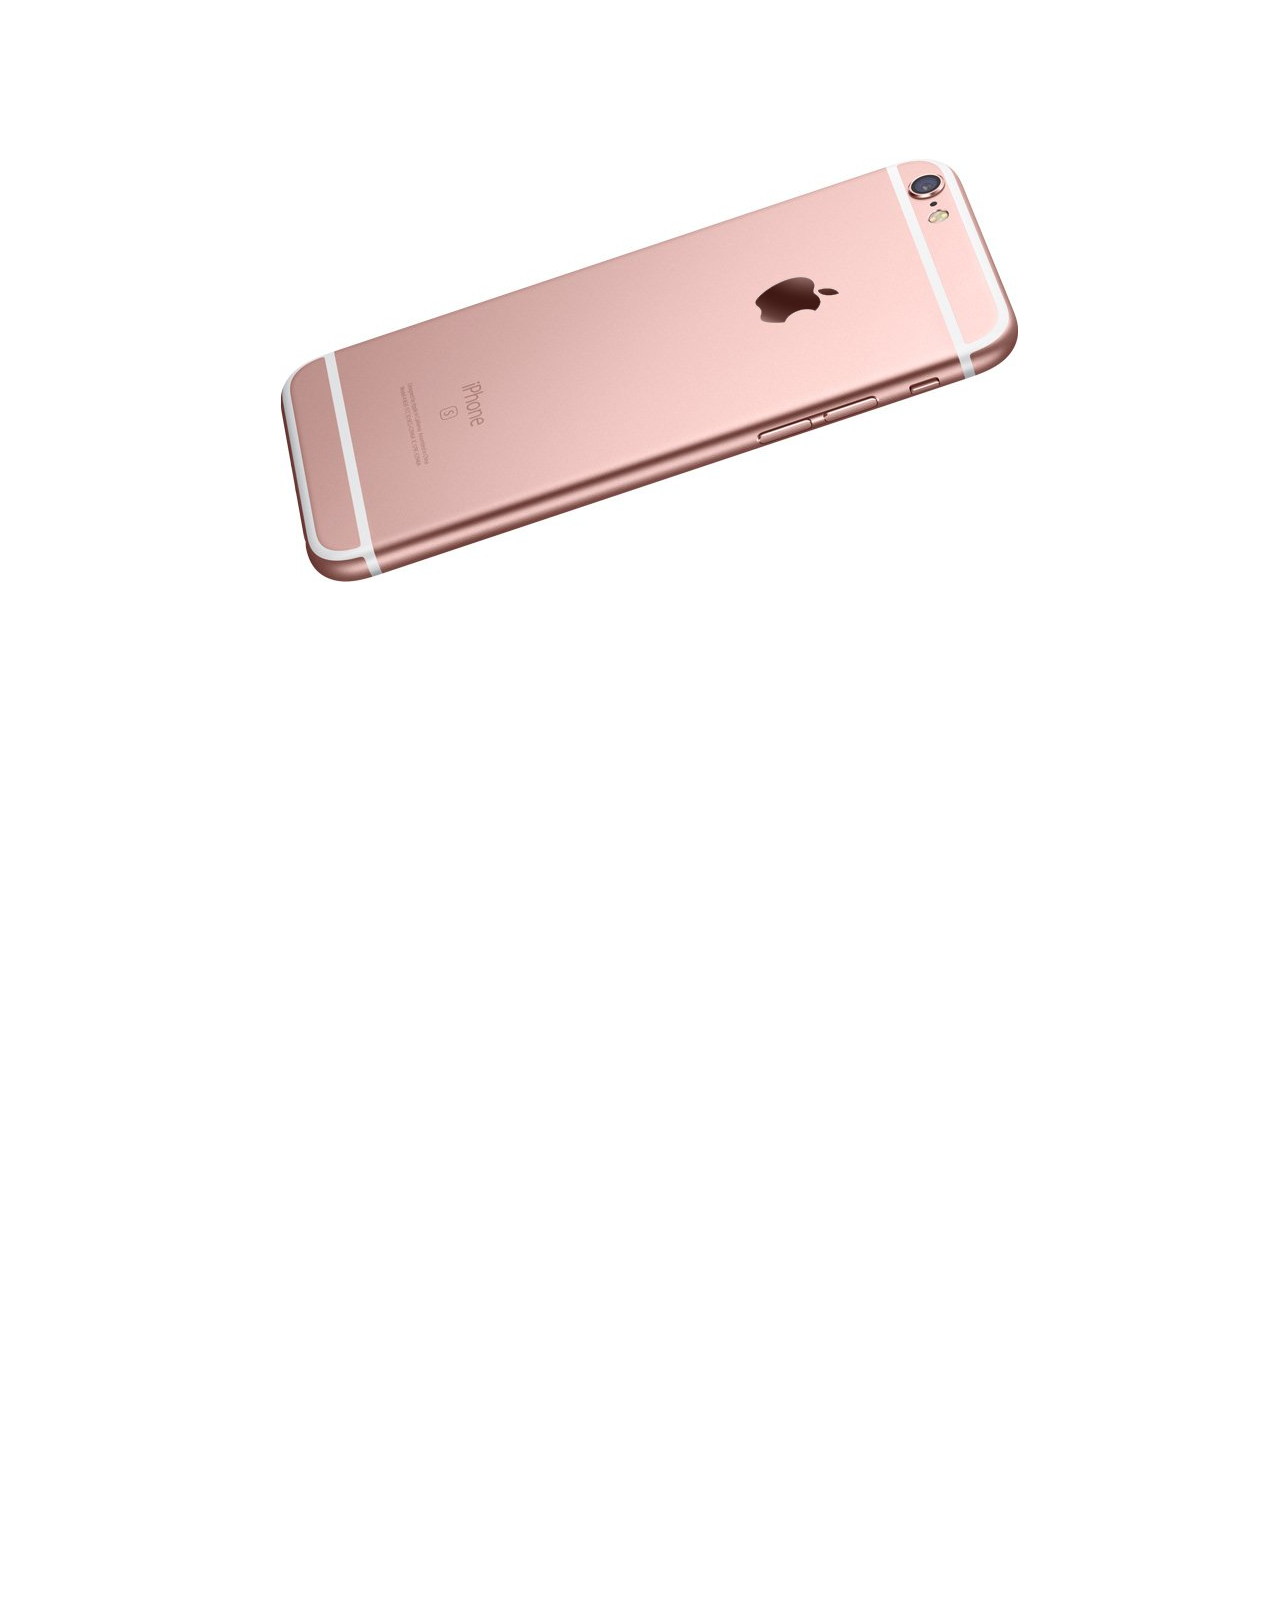
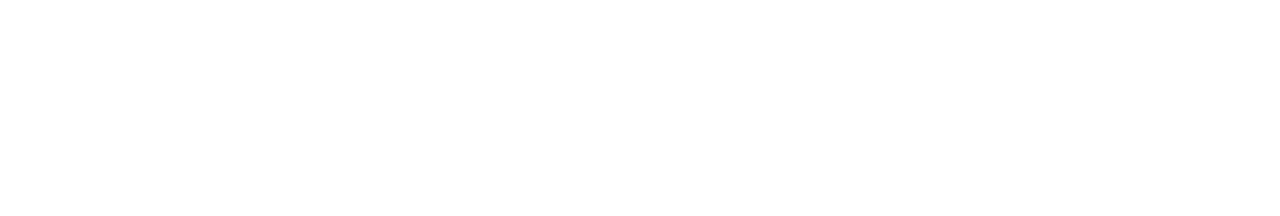
<file: paralax/index.html>
<!DOCTYPE html>
<html lang="en">
<head>
  <meta charset="UTF-8">
  <title>Especial 1 - Parallax</title>
  <style>
    .container {
      height: 200vh;
      width: 800px;
      margin: 0 auto;
      text-align: center;
    }
    .iphone {
      display: inline-block;
      margin-top: 150px;
      position: relative;
      transition: .1s;
    }
    .shape {
      background-image: url(shape.jpg);
      width: 128px;
      height: 128px;
      position: absolute;
      top: 75px;
      right: 161px;
      background-position: -54px;
      -webkit-mask-image: url(apple-mask.png);
      mask-image: url(apple-mask.png);
    }
  </style>
</head>
<body>
  <section class="container">
    <figure class="iphone" id="iphone">
      <img src="iphone.jpg" alt="">
      <div class="shape" id="mask"></div>
    </figure>
  </section>
  <script>
    const $iphone = document.getElementById('iphone');
    const $mask = document.getElementById('mask');
    window.addEventListener('scroll', function(e){
      console.log(window.scrollY);
      // $iphone.style.marginTop = window.scrollY + 'px';
      var position = 54 + window.scrollY;
      $mask.style.backgroundPosition = '-'+ position + 'px';
      $iphone.style.transform = 'rotate(-'+ position*0.02 +'deg)';
    });
  </script>
</body>
</html>
</file>
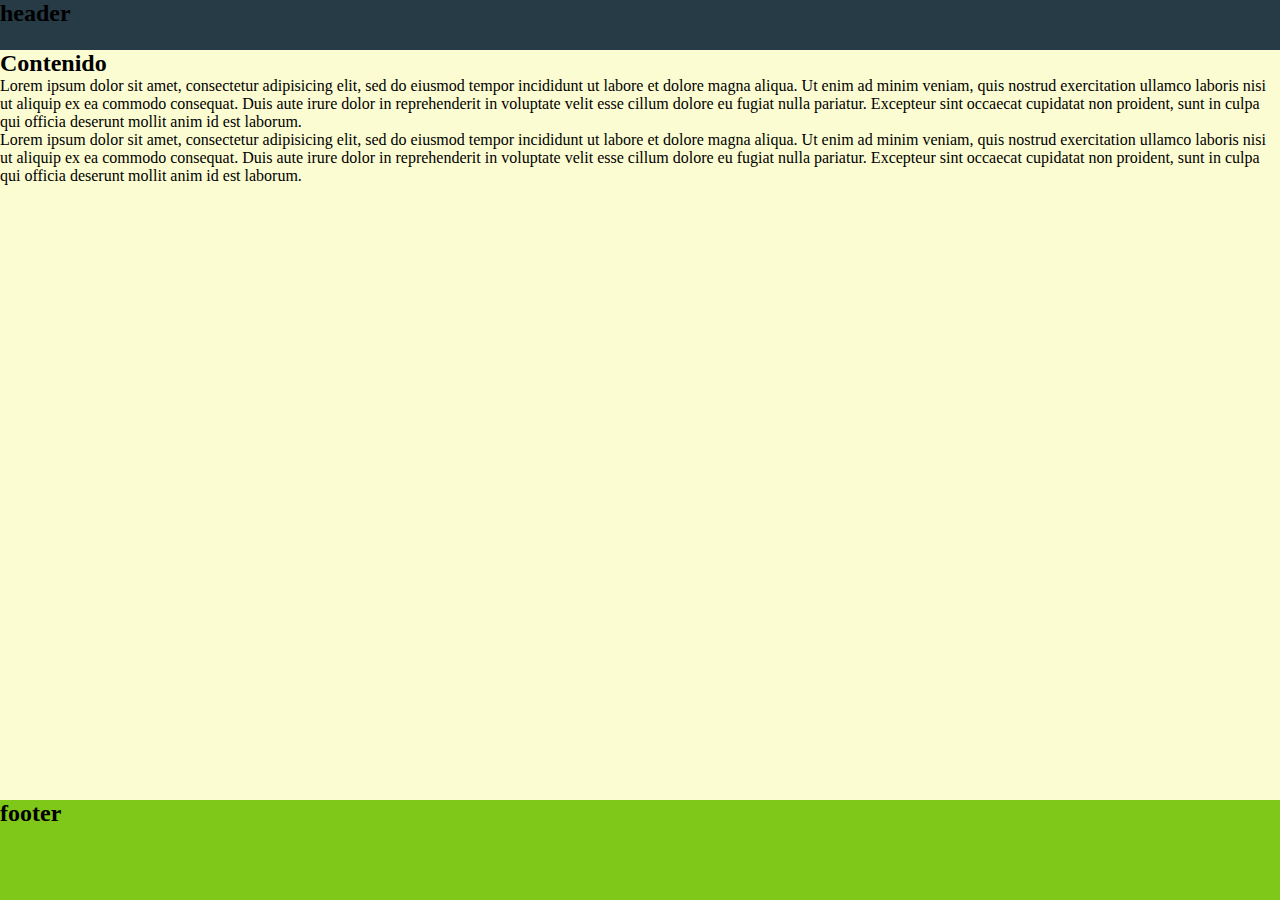
<file: Reto2/index.html>
<!DOCTYPE html>
<html>
  <head>
    <meta charset="utf-8">
    <title>Reto 2 -- Desarrollo Web --  "Sticky footer"</title>
    <link rel="stylesheet" href="css/estilos.css">
  </head>
  <body id="body">
    <header id="headder">
      <h2>header</h2>
    </header>
    <section id="contenido">
      <h2>Contenido</h2>
      <p>Lorem ipsum dolor sit amet, consectetur adipisicing elit, sed do eiusmod tempor incididunt ut labore et dolore magna aliqua. Ut enim ad minim veniam, quis nostrud exercitation ullamco laboris nisi ut aliquip ex ea commodo consequat. Duis aute irure dolor in reprehenderit in voluptate velit esse cillum dolore eu fugiat nulla pariatur. Excepteur sint occaecat cupidatat non proident, sunt in culpa qui officia deserunt mollit anim id est laborum.</p>
      <p>Lorem ipsum dolor sit amet, consectetur adipisicing elit, sed do eiusmod tempor incididunt ut labore et dolore magna aliqua. Ut enim ad minim veniam, quis nostrud exercitation ullamco laboris nisi ut aliquip ex ea commodo consequat. Duis aute irure dolor in reprehenderit in voluptate velit esse cillum dolore eu fugiat nulla pariatur. Excepteur sint occaecat cupidatat non proident, sunt in culpa qui officia deserunt mollit anim id est laborum.</p>
    </section>
    <footer id="footer">
      <h2>footer</h2>
    </footer>
    <!-- <script type="text/javascript">
      var $contenido=document.getElementById("Contenido")
      var $header=document.getElementById("header")
      var $footer=document.getElementById("footer")
      var $body=document.getElementById("body")

      $alto = $body.offsetHeight - ($footer.offsetHeight + $header.offsetHeight);
      $contenido.style.minHeight = alto + "px";
    </script> -->
  </body>
</html>
</file>
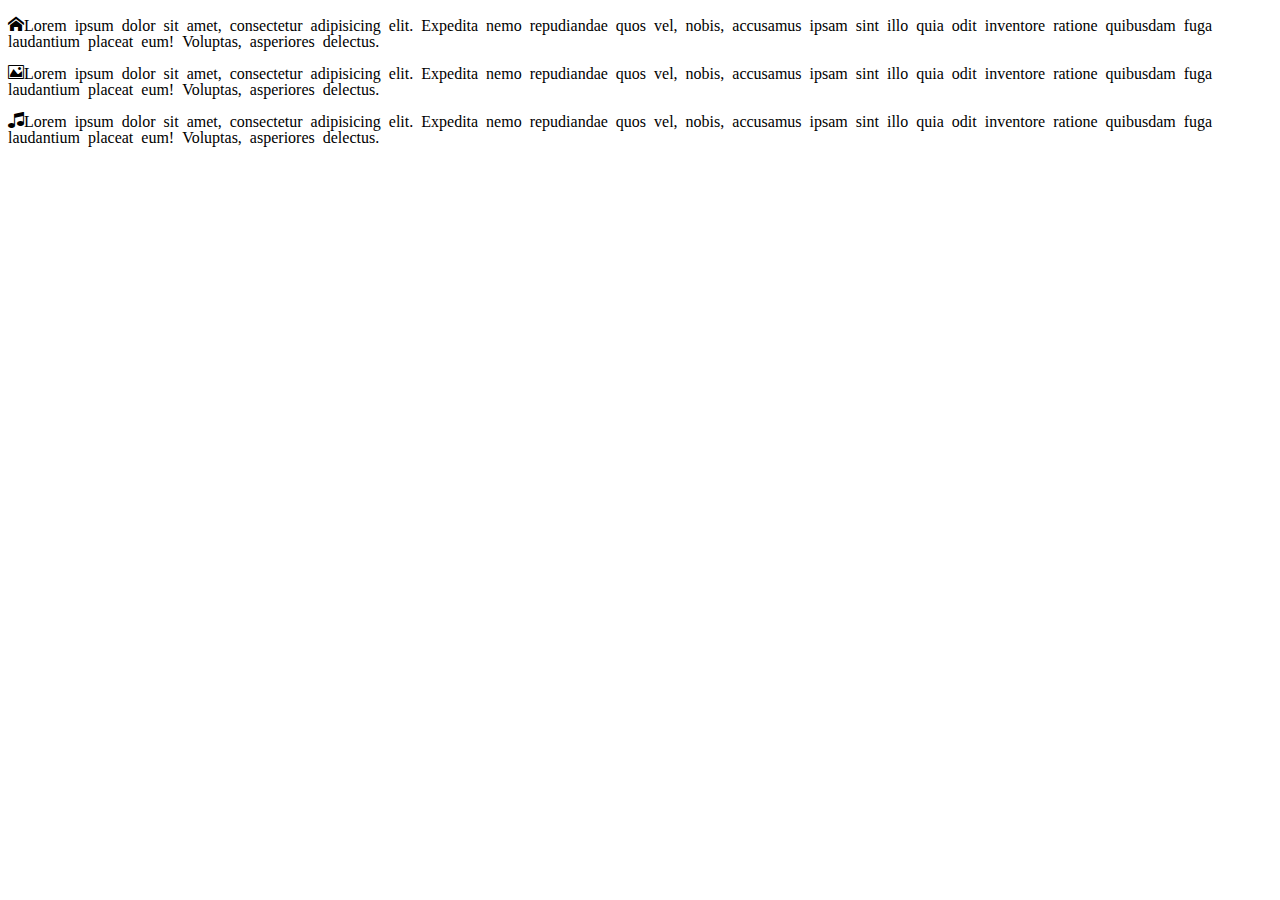
<file: desarrollo-web-online-master/icon-fonts/index.html>
<!DOCTYPE html>
<html lang="en">
<head>
  <meta charset="UTF-8">
  <title>Icon Fonts</title>
  <link rel="stylesheet" href="css/icons.css"/>
</head>
<body>
  <p class="icon-home">Lorem ipsum dolor sit amet, consectetur adipisicing elit. Expedita nemo repudiandae quos vel, nobis, accusamus ipsam sint illo quia odit inventore ratione quibusdam fuga laudantium placeat eum! Voluptas, asperiores delectus.</p>
  <p class="icon-image">Lorem ipsum dolor sit amet, consectetur adipisicing elit. Expedita nemo repudiandae quos vel, nobis, accusamus ipsam sint illo quia odit inventore ratione quibusdam fuga laudantium placeat eum! Voluptas, asperiores delectus.</p>
  <p class="icon-music">Lorem ipsum dolor sit amet, consectetur adipisicing elit. Expedita nemo repudiandae quos vel, nobis, accusamus ipsam sint illo quia odit inventore ratione quibusdam fuga laudantium placeat eum! Voluptas, asperiores delectus.</p>
</body>
</html>
</file>
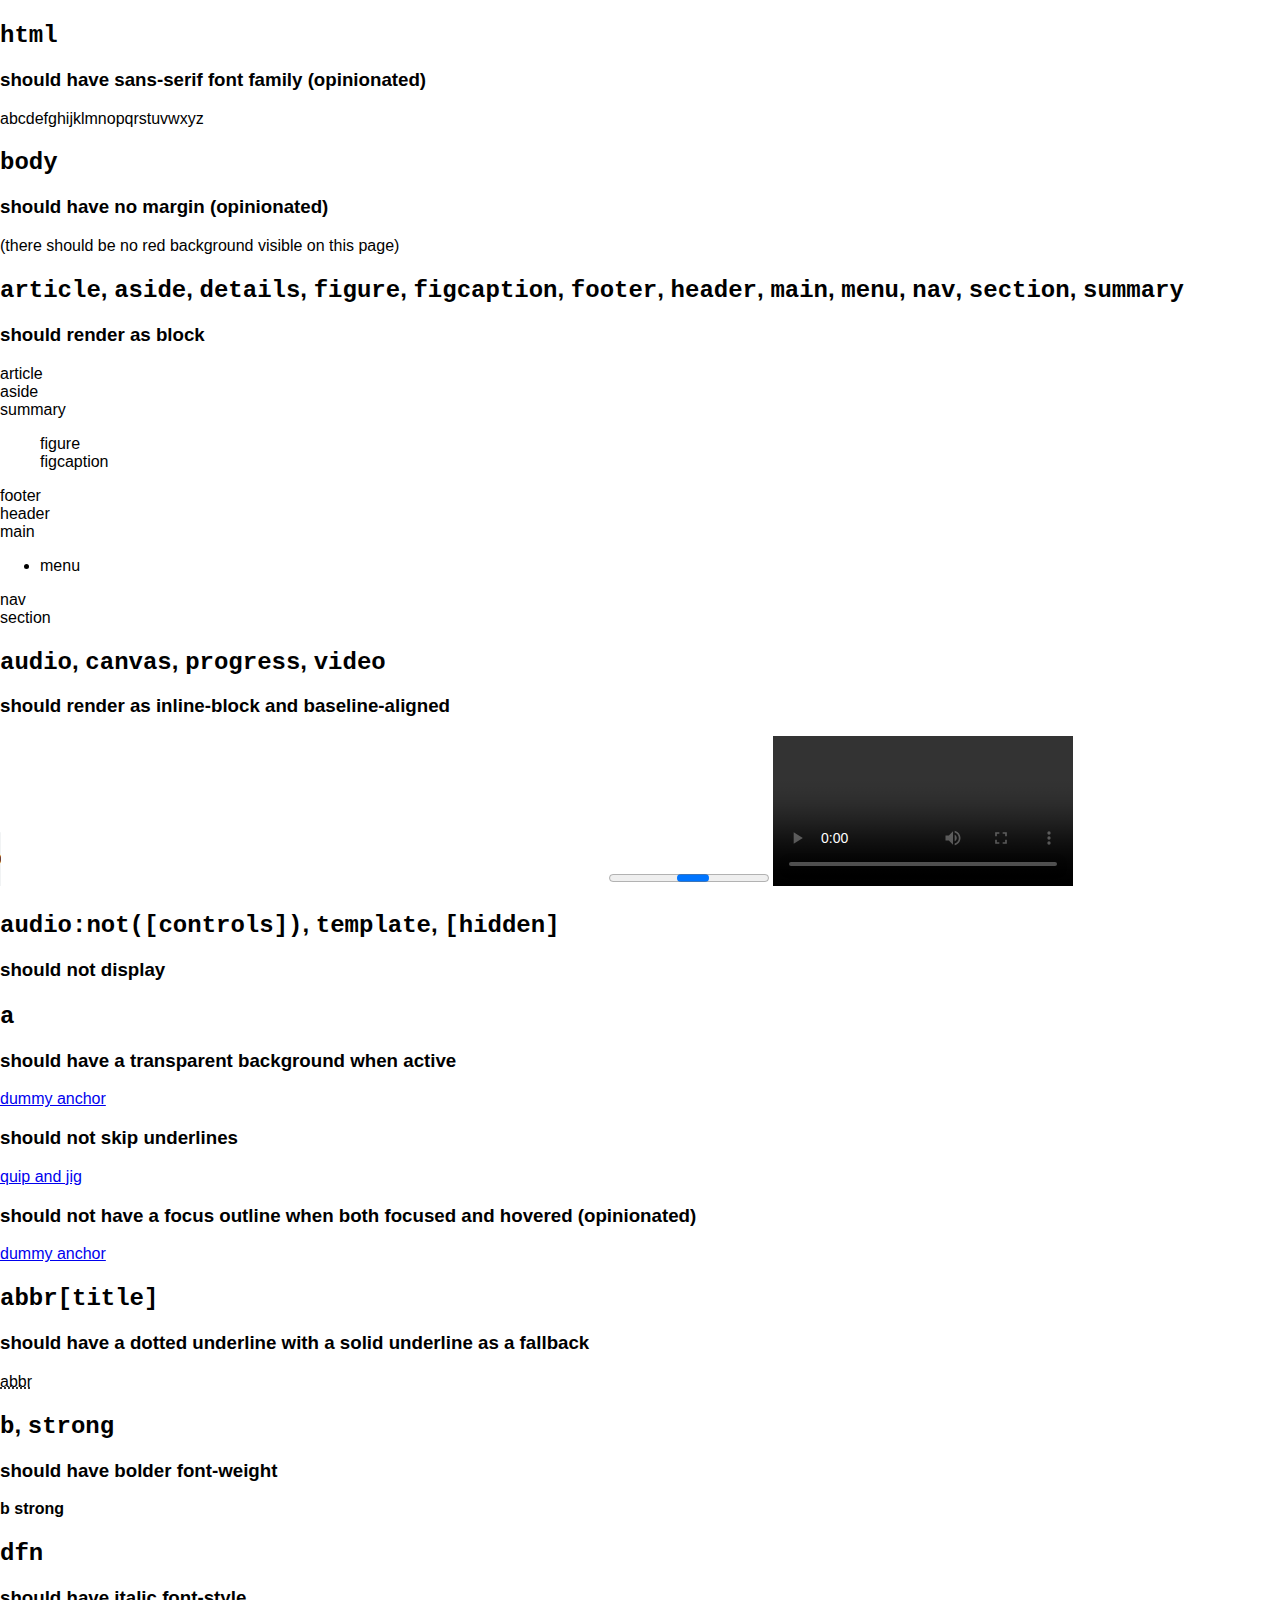
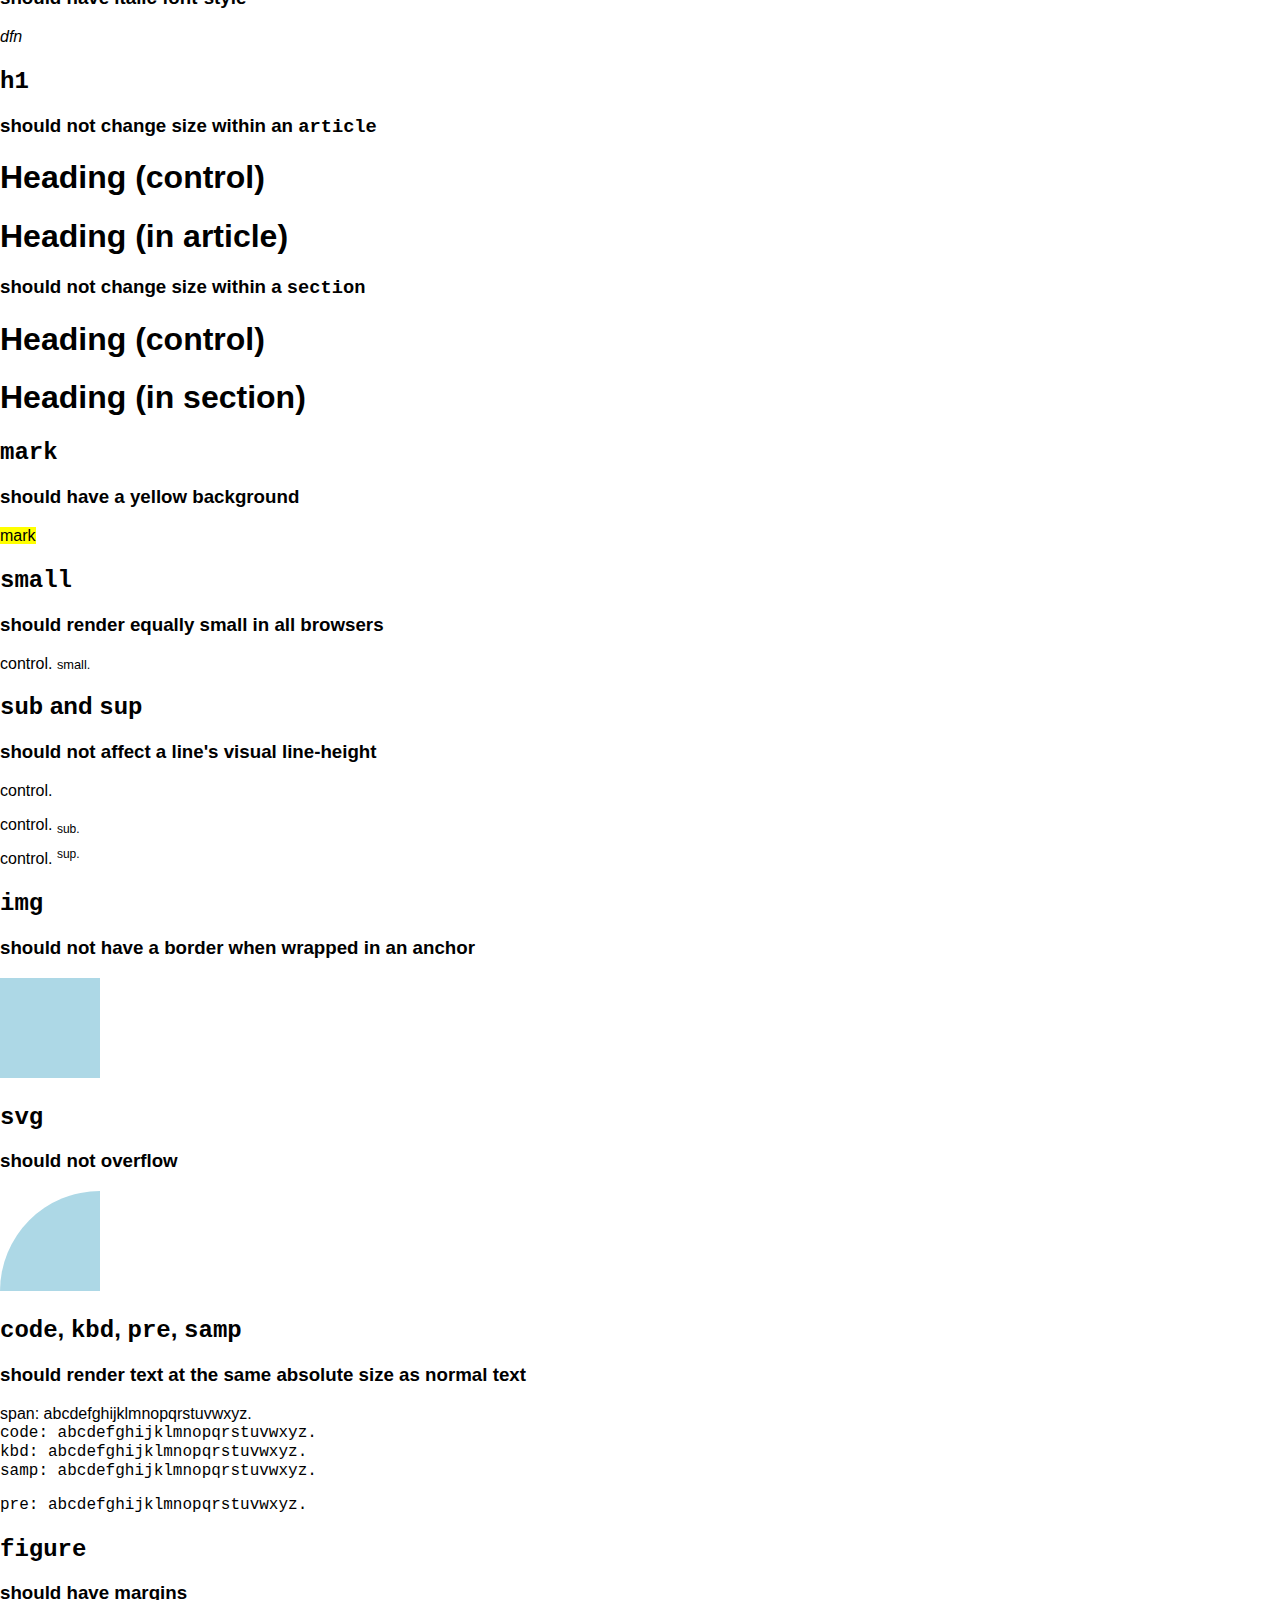
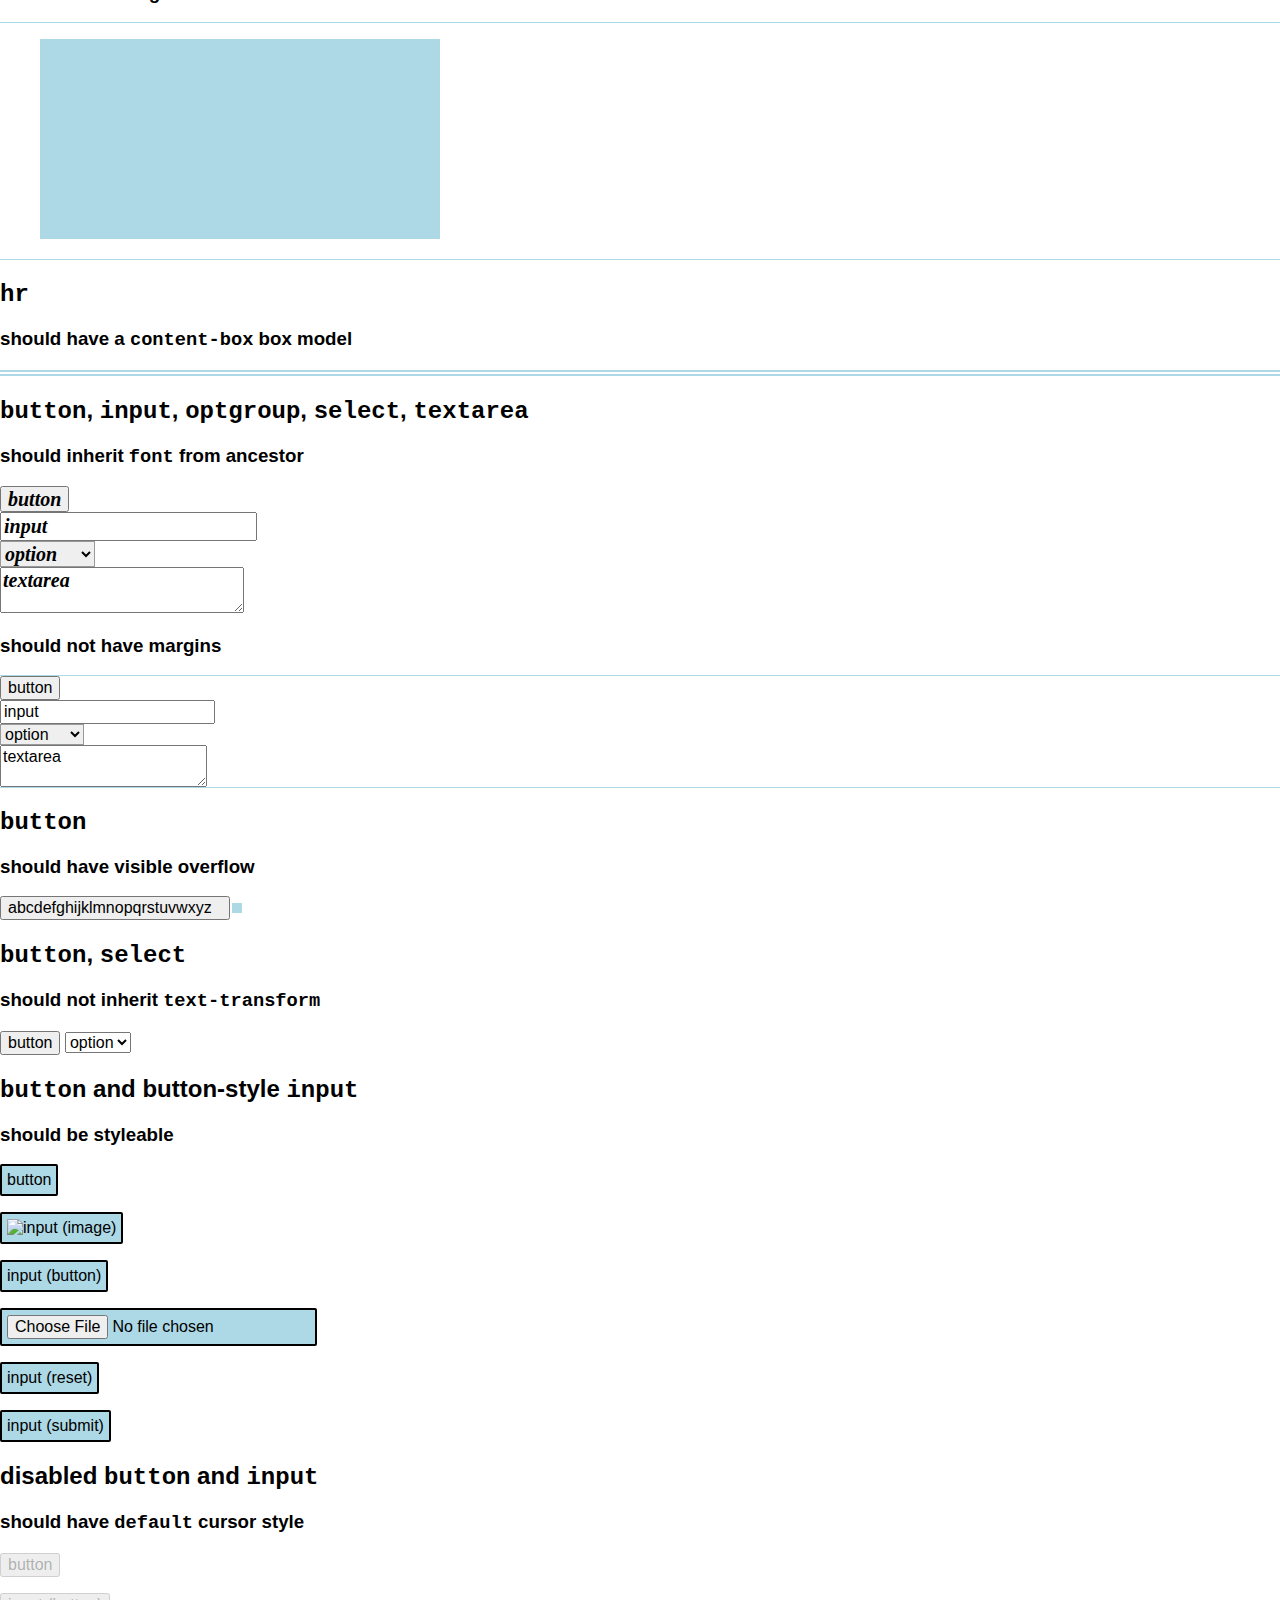
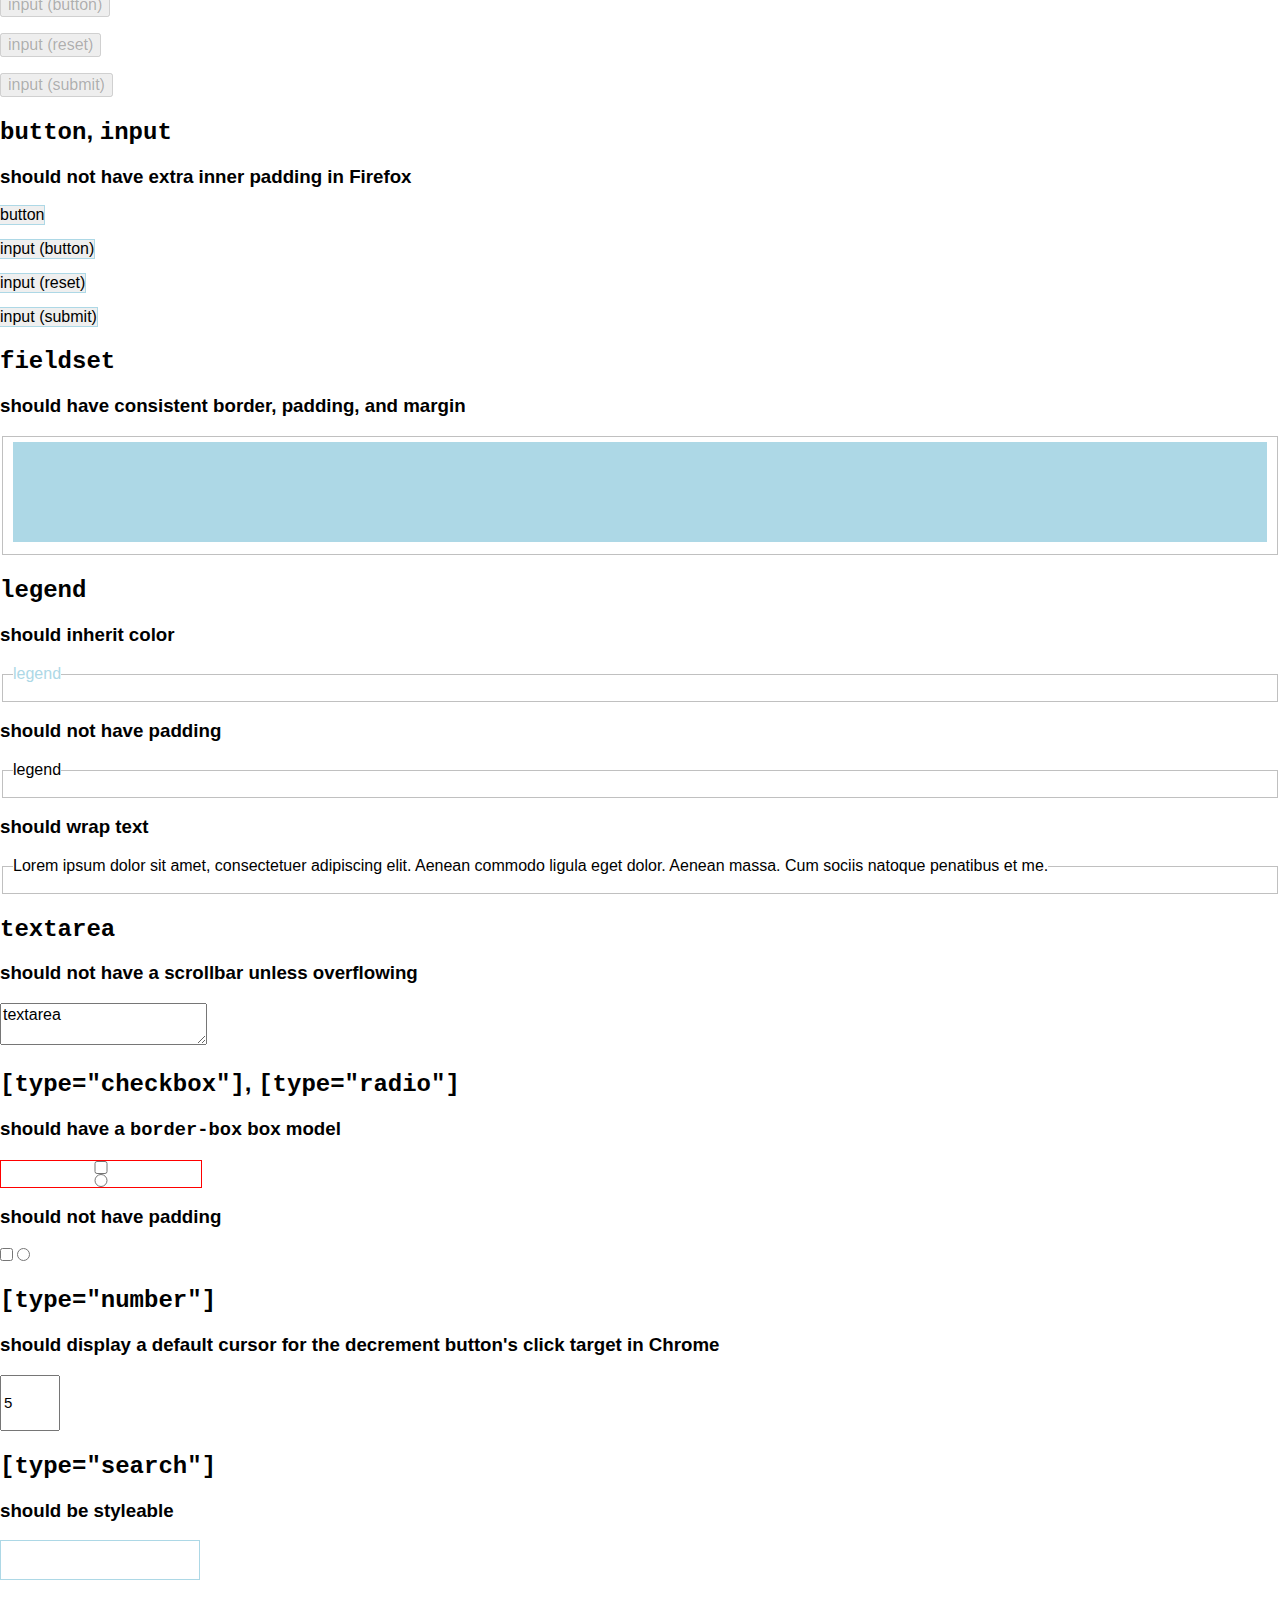
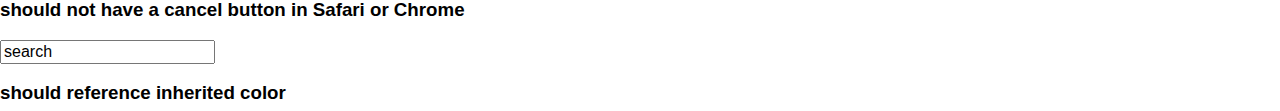
<file: desarrollo-web-online-master/normalize-reset/index.html>
<!DOCTYPE html>
<html lang="en">
<head>
  <meta charset="UTF-8">
  <title>Reset y Normalize</title>
  <link rel="stylesheet" href="css/normalize.css"/>

</head>
<body>
  <div class="Test">


    <h2 class="Test-describe"><code>html</code></h2>
    <h3 class="Test-it">should have sans-serif font family (opinionated)</h3>
    <div class="Test-run">
      abcdefghijklmnopqrstuvwxyz
    </div>

    <h2 class="Test-describe"><code>body</code></h2>
    <h3 class="Test-it">should have no margin (opinionated)</h3>
    <div class="Test-run">
      (there should be no red background visible on this page)
    </div>

    <h2 class="Test-describe">
      <code>article</code>, <code>aside</code>, <code>details</code>,
      <code>figure</code>, <code>figcaption</code>, <code>footer</code>,
      <code>header</code>, <code>main</code>,
      <code>menu</code>, <code>nav</code>, <code>section</code>,
      <code>summary</code>
    </h2>
    <h3 class="Test-it">should render as block</h3>
    <div class="Test-run Test-run--highlightEl">
      <article>article</article>
      <aside>aside</aside>
      <details>
        <summary>summary</summary>
        details
      </details>
      <figure>
        figure
        <figcaption>figcaption</figcaption>
      </figure>
      <footer>footer</footer>
      <header>header</header>
      <main>main</main>
      <menu><li>menu</li></menu>
      <nav>nav</nav>
      <section>section</section>
    </div>

    <h2 class="Test-describe"><code>audio</code>, <code>canvas</code>, <code>progress</code>, <code>video</code></h2>
    <h3 class="Test-it">should render as inline-block and baseline-aligned</h3>
    <div class="Test-run Test-run--highlightEl">
      <audio controls>audio</audio>
      <canvas>canvas</canvas>
      <progress>progress</progress>
      <video controls>video</video>
    </div>

    <h2 class="Test-describe"><code>audio:not([controls])</code>, <code>template</code>, <code>[hidden]</code></h2>
    <h3 class="Test-it">should not display</h3>
    <div class="Test-run Test-run--highlightEl">
      <audio>audio</audio>
      <template>
        <h1>{{title}}</h1>
        <content></content>
      </template>
      <p hidden>This should be hidden</p>
    </div>

    <h2 class="Test-describe"><code>a</code></h2>
    <h3 class="Test-it">should have a transparent background when active</h3>
    <div class="Test-run">
      <a href="#non">dummy anchor</a>
    </div>
    <h3 class="Test-it">should not skip underlines</h3>
    <div class="Test-run">
      <a href="#non">quip and jig</a>
    </div>
    <h3 class="Test-it">should not have a focus outline when both focused and hovered (opinionated)</h3>
    <div class="Test-run">
      <a href="#non">dummy anchor</a>
    </div>

    <h2 class="Test-describe"><code>abbr[title]</code></h2>
    <h3 class="Test-it">should have a dotted underline with a solid underline as a fallback</h3>
    <div class="Test-run">
      <abbr title="abbreviation">abbr</abbr>
    </div>

    <h2 class="Test-describe"><code>b</code>, <code>strong</code></h2>
    <h3 class="Test-it">should have bolder font-weight</h3>
    <div class="Test-run">
      <b>b</b>
      <strong>strong</strong>
    </div>

    <h2 class="Test-describe"><code>dfn</code></h2>
    <h3 class="Test-it">should have italic font-style</h3>
    <div class="Test-run">
      <dfn>dfn</dfn>
    </div>

    <h2 class="Test-describe"><code>h1</code></h2>
    <h3 class="Test-it">should not change size within an <code>article</code></h3>
    <div class="Test-run">
      <h1>Heading (control)</h1>
      <article>
        <h1>Heading (in article)</h1>
      </article>
    </div>
    <h3 class="Test-it">should not change size within a <code>section</code></h3>
    <div class="Test-run">
      <h1>Heading (control)</h1>
      <section>
        <h1>Heading (in section)</h1>
      </section>
    </div>

    <h2 class="Test-describe"><code>mark</code></h2>
    <h3 class="Test-it">should have a yellow background</h3>
    <div class="Test-run">
      <mark>mark</mark>
    </div>

    <h2 class="Test-describe"><code>small</code></h2>
    <h3 class="Test-it">should render equally small in all browsers</h3>
    <div class="Test-run">
      control. <small>small.</small>
    </div>

    <h2 class="Test-describe"><code>sub</code> and <code>sup</code></h2>
    <h3 class="Test-it">should not affect a line's visual line-height</h3>
    <div class="Test-run Test-run--highlightEl">
      <p>control.</p>
      <p>control. <sub>sub.</sub></p>
      <p>control. <sup>sup.</sup></p>
    </div>

    <h2 class="Test-describe"><code>img</code></h2>
    <h3 class="Test-it">should not have a border when wrapped in an anchor</h3>
    <div class="Test-run">
      <a href="#non">
        <!-- scaled-up 1px image -->
        <img style="background-color:#ADD8E6" src="[data-uri]" width="100" height="100">
      </a>
    </div>

    <h2 class="Test-describe"><code>svg</code></h2>
    <h3 class="Test-it">should not overflow</h3>
    <div class="Test-run Test-run--highlightEl">
      <svg width="100px" height="100px">
        <circle cx="100" cy="100" r="100" fill="#ADD8E6" />
      </svg>
    </div>

    <h2 class="Test-describe"><code>code</code>, <code>kbd</code>, <code>pre</code>, <code>samp</code></h2>
    <h3 class="Test-it">should render text at the same absolute size as normal text</h3>
    <div class="Test-run">
      <span>span: abcdefghijklmnopqrstuvwxyz.</span><br>
      <code>code: abcdefghijklmnopqrstuvwxyz.</code><br>
      <kbd>kbd: abcdefghijklmnopqrstuvwxyz.</kbd><br>
      <samp>samp: abcdefghijklmnopqrstuvwxyz.</samp>
      <pre>pre: abcdefghijklmnopqrstuvwxyz.</pre>
    </div>

    <h2 class="Test-describe"><code>figure</code></h2>
    <h3 class="Test-it">should have margins</h3>
    <div class="Test-run" style="outline:1px solid #ADD8E6; overflow:hidden;">
      <figure>
        <img style="background-color:#ADD8E6" src="[data-uri]" width="400" height="200">
      </figure>
    </div>

    <h2 class="Test-describe"><code>hr</code></h2>
    <h3 class="Test-it">should have a <code>content-box</code> box model</h3>
    <div class="Test-run" style="">
      <hr style="height:2px; border:solid #ADD8E6; border-width:2px 0;">
    </div>

    <h2 class="Test-describe"><code>button</code>, <code>input</code>, <code>optgroup</code>, <code>select</code>, <code>textarea</code></h2>
    <h3 class="Test-it">should inherit <code>font</code> from ancestor</h3>
    <div class="Test-run" style="font:bold italic 20px/1 serif;">
      <button>button</button><br>
      <input value="input"><br>
      <select style="border:1px solid #999;">
        <optgroup label="optgroup">
          <option>option</option>
        </optgroup>
        <option>option</option>
      </select><br>
      <textarea>textarea</textarea>
    </div>
    <h3 class="Test-it">should not have margins</h3>
    <div class="Test-run" id="form-collection-margins">
      <style>
        #form-collection-margins {
          outline: 1px solid #ADD8E6;
          overflow: hidden;
        }

        #form-collection-margins button,
        #form-collection-margins input,
        #form-collection-margins select,
        #form-collection-margins textarea {
          display: block;
        }
      </style>
      <button>button</button>
      <input value="input">
      <select style="border:1px solid #999;">
        <optgroup label="optgroup">
          <option>option</option>
        </optgroup>
        <option>option</option>
      </select>
      <textarea>textarea</textarea>
    </div>

    <h2 class="Test-describe"><code>button</code></h2>
    <h3 class="Test-it">should have visible overflow</h3>
    <div class="Test-run" id="button-overflow">
      <style>
        #button-overflow button:after {
          content: "";
          background: #ADD8E6;
          display: inline-block;
          height: 10px;
          position:relative;
          right: -20px;
          width: 10px;
        }
      </style>
      <button>abcdefghijklmnopqrstuvwxyz</button>
    </div>

    <h2 class="Test-describe"><code>button</code>, <code>select</code></h2>
    <h3 class="Test-it">should not inherit <code>text-transform</code></h3>
    <div class="Test-run" style="text-transform:uppercase">
      <button>button</button>
      <select><option>option</option></select>
    </div>

    <h2 class="Test-describe"><code>button</code> and button-style <code>input</code></h2>
    <h3 class="Test-it">should be styleable</h3>
    <div class="Test-run" id="button-like-style">
      <style>
        #button-like-style button,
        #button-like-style input {
          background: #ADD8E6;
          border: 2px solid black;
          border-radius: 2px;
          padding: 5px;
        }
      </style>
      <p><button>button</button></p>
      <p><input type="image" src="//placehold.it/90x24" alt="input (image)"></p>
      <p><input type="button" value="input (button)"></p>
      <p><input type="file" value="input (file)"></p>
      <p><input type="reset" value="input (reset)"></p>
      <p><input type="submit" value="input (submit)"></p>
    </div>

    <h2 class="Test-describe">disabled <code>button</code> and <code>input</code></h2>
    <h3 class="Test-it">should have <code>default</code> cursor style</h3>
    <div class="Test-run">
      <p><button disabled>button</button></p>
      <p><input disabled type="button" value="input (button)"></p>
      <p><input disabled type="reset" value="input (reset)"></p>
      <p><input disabled type="submit" value="input (submit)"></p>
    </div>

    <h2 class="Test-describe"><code>button</code>, <code>input</code></h2>
    <h3 class="Test-it">should not have extra inner padding in Firefox</h3>
    <div class="Test-run" id="button-input-padding">
      <style>
        #button-input-padding button,
        #button-input-padding input {
          border: 0;
          padding: 0;
          outline: 1px solid #ADD8E6;
        }
      </style>
      <p><button>button</button></p>
      <p><input type="button" value="input (button)"></p>
      <p><input type="reset" value="input (reset)"></p>
      <p><input type="submit" value="input (submit)"></p>
    </div>

    <h2 class="Test-describe"><code>fieldset</code></h2>
    <h3 class="Test-it">should have consistent border, padding, and margin</h3>
    <div class="Test-run">
      <fieldset>
        <div style="width:100%; height:100px; background:#ADD8E6;"></div>
      </fieldset>
    </div>

    <h2 class="Test-describe"><code>legend</code></h2>
    <h3 class="Test-it">should inherit color</h3>
    <div class="Test-run" style="color:#ADD8E6;">
      <fieldset>
        <legend>legend</legend>
      </fieldset>
    </div>
    <h3 class="Test-it">should not have padding</h3>
    <div class="Test-run">
      <fieldset>
        <legend>legend</legend>
      </fieldset>
    </div>
    <h3 class="Test-it">should wrap text</h3>
    <div class="Test-run">
      <fieldset>
        <legend>Lorem ipsum dolor sit amet, consectetuer adipiscing elit. Aenean commodo ligula eget dolor. Aenean massa. Cum sociis natoque penatibus et me.</legend>
      </fieldset>
    </div>

    <h2 class="Test-describe"><code>textarea</code></h2>
    <h3 class="Test-it">should not have a scrollbar unless overflowing</h3>
    <div class="Test-run">
      <textarea>textarea</textarea>
    </div>

    <h2 class="Test-describe"><code>[type="checkbox"]</code>, <code>[type="radio"]</code></h2>
    <h3 class="Test-it">should have a <code>border-box</code> box model</h3>
    <div class="Test-run Test-run--highlightEl" id="radio-box-model">
      <style>
        #radio-box-model {
          width: 200px;
          border: 1px solid red;
        }

        #radio-box-model input {
          width: 100%;
          border: 5px solid #ADD8E6;
          display: block;
          position: relative;
        }
      </style>
      <input type="checkbox">
      <input type="radio" name="rad">
    </div>
    <h3 class="Test-it">should not have padding</h3>
    <div class="Test-run Test-run--highlightEl">
      <input type="checkbox">
      <input type="radio" name="rad">
    </div>

    <h2 class="Test-describe"><code>[type="number"]</code></h2>
    <h3 class="Test-it">should display a default cursor for the decrement button's click target in Chrome</h3>
    <div class="Test-run">
      <input style="height:50px; font-size:15px;" type="number" id="in" min="0" max="10" value="5">
    </div>

    <h2 class="Test-describe"><code>[type="search"]</code></h2>
    <h3 class="Test-it">should be styleable</h3>
    <div class="Test-run">
      <input type="search" style="border:1px solid #ADD8E6; padding:10px; width:200px;">
    </div>
    <h3 class="Test-it">should not have a cancel button in Safari or Chrome</h3>
    <div class="Test-run">
      <input type="search" value="search">
    </div>
    <h3 class="Test-it">should reference inherited color</h3>
    <div class="Test-run">
      <input type="text" placeholder="Text goes here" style="background-color: black; color: orange;">
    </div>

  </div>
</body>
</html>
</file>
<file: Reto2/css/estilos.css>
body{
  background: lightgray;
  min-height: 100vh;
  margin: 0;

  display: flex;
  flex-direction: column;
}

h2{
  margin: 0;
}

p{
  margin: 0;
}
header{
  height: 50px;
  background: #273b47;
}

section{
  background: #fcfcd2;
  flex: 1;

}

footer{

  background: #7fc719;
  height: 100px;
  /*position: absolute;
  bottom: 0;
  left: 0;
  right: 0;*/
}
</file>
<file: desarrollo-web-online-master/icon-fonts/css/icons.css>
@font-face {
    font-family: 'icomoon';
    src:    url('../fonts/icomoon.eot?ft68yo');
    src:    url('../fonts/icomoon.eot?ft68yo#iefix') format('embedded-opentype'),
        url('../fonts/icomoon.ttf?ft68yo') format('truetype'),
        url('../fonts/icomoon.woff?ft68yo') format('woff'),
        url('../fonts/icomoon.svg?ft68yo#icomoon') format('svg');
    font-weight: normal;
    font-style: normal;
}

[class^="icon-"], [class*=" icon-"] {
    /* use !important to prevent issues with browser extensions that change fonts */
    font-family: 'icomoon' !important;
    speak: none;
    font-style: normal;
    font-weight: normal;
    font-variant: normal;
    text-transform: none;
    line-height: 1;

    /* Better Font Rendering =========== */
    -webkit-font-smoothing: antialiased;
    -moz-osx-font-smoothing: grayscale;
}

.icon-home:before {
    content: "\e900";
}
.icon-image:before {
    content: "\e901";
}
.icon-music:before {
    content: "\e902";
}
</file>
